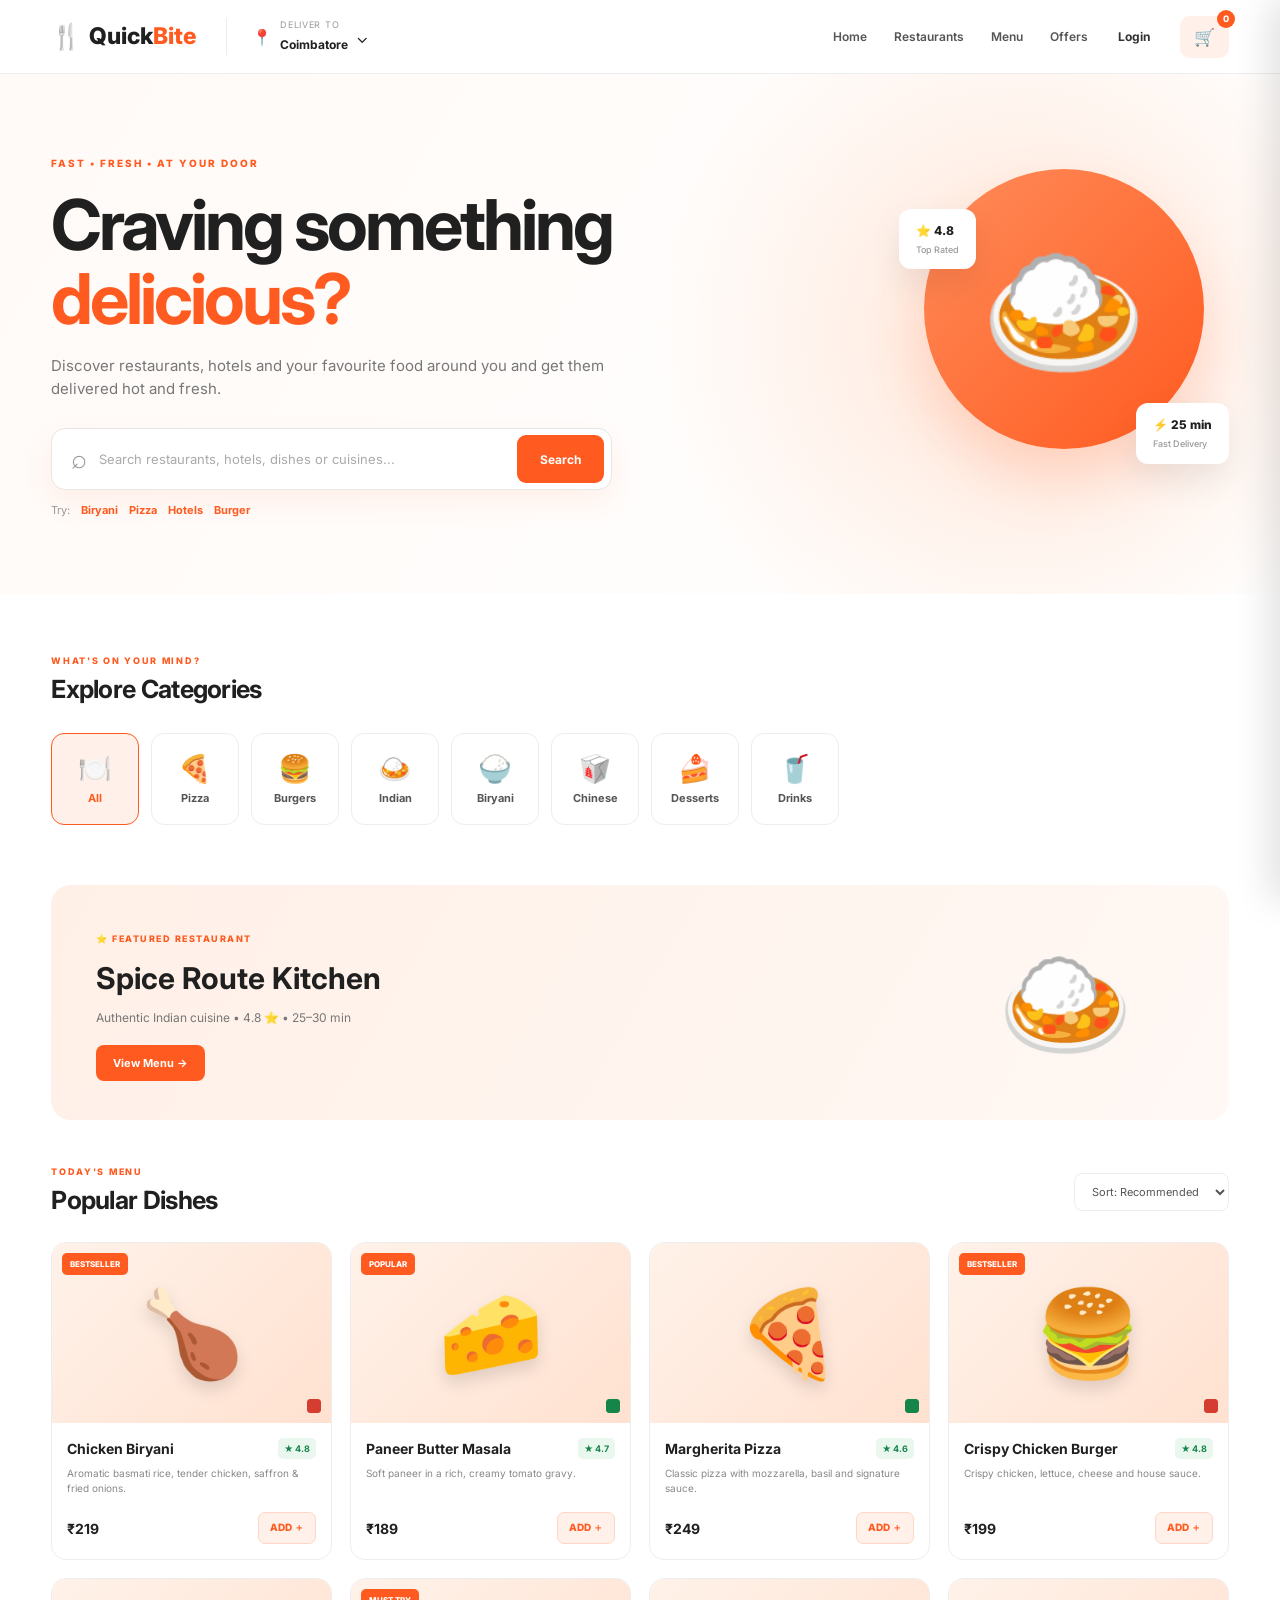
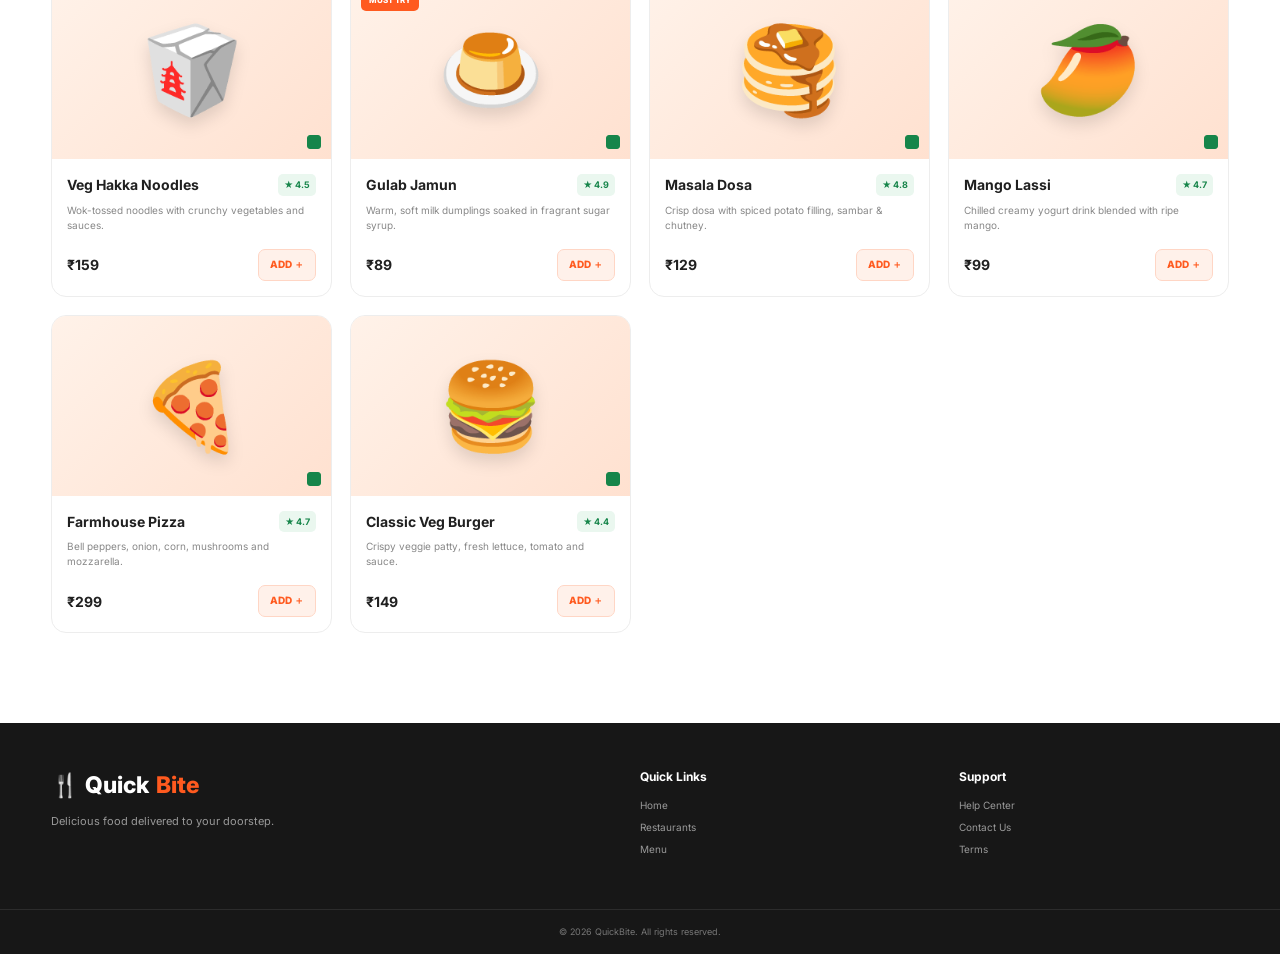
<file: index.html>
<!DOCTYPE html>
<html lang="en">
<head>
  <meta charset="UTF-8">
  <meta name="viewport" content="width=device-width, initial-scale=1.0">
  <title>QuickBite — Food Delivery</title>

  <link rel="preconnect" href="https://fonts.googleapis.com">
  <link rel="preconnect" href="https://fonts.gstatic.com" crossorigin>
  <link href="https://fonts.googleapis.com/css2?family=Inter:wght@400;500;600;700;800&display=swap" rel="stylesheet">

  <link rel="stylesheet" href="style.css">
</head>

<body>

<header class="topbar">
  <div class="container nav">

    <div class="logo">
      <span class="logo-icon">🍴</span>
      <span>Quick<span>Bite</span></span>
    </div>

    <div class="location">
      <span>📍</span>
      <div>
        <small>Deliver to</small>
        <strong>Coimbatore</strong>
      </div>
      <span>⌄</span>
    </div>

    <div class="nav-links">
      <a href="#home">Home</a>
      <a href="#restaurants">Restaurants</a>
      <a href="#menu">Menu</a>
      <a href="#offers">Offers</a>
    </div>

    <button class="login-btn" onclick="showToast('Login feature coming soon!')">
      Login
    </button>

    <button class="cart-btn" onclick="toggleCart()">
      🛒
      <span id="cartCount">0</span>
    </button>

  </div>
</header>

<main>

<section class="hero" id="home">
  <div class="container hero-inner">

    <div class="hero-copy">

      <span class="eyebrow">
        FAST • FRESH • AT YOUR DOOR
      </span>

      <h1>
        Craving something
        <br>
        <span>delicious?</span>
      </h1>

      <p>
        Discover restaurants, hotels and your favourite food
        around you and get them delivered hot and fresh.
      </p>

      <div class="search-box">

        <span>⌕</span>

        <input
          type="text"
          id="searchInput"
          placeholder="Search restaurants, hotels, dishes or cuisines..."
          oninput="globalSearch()"
        >

        <button onclick="globalSearch()">
          Search
        </button>

      </div>

      <div class="search-hints">
        Try:
        <button onclick="quickSearch('biryani')">Biryani</button>
        <button onclick="quickSearch('pizza')">Pizza</button>
        <button onclick="quickSearch('hotel')">Hotels</button>
        <button onclick="quickSearch('burger')">Burger</button>
      </div>

    </div>

    <div class="hero-food">

      <div class="hero-circle">
        🍛
      </div>

      <div class="floating-card card-one">
        ⭐ 4.8
        <small>Top Rated</small>
      </div>

      <div class="floating-card card-two">
        ⚡ 25 min
        <small>Fast Delivery</small>
      </div>

    </div>

  </div>
</section>

<section class="container content">

  <section
    class="search-results-section"
    id="searchResultsSection"
  >

    <div class="section-head">

      <div>
        <p class="section-kicker">
          SEARCH RESULTS
        </p>

        <h2 id="searchResultTitle">
          Restaurants & Hotels
        </h2>
      </div>

      <button
        class="clear-search"
        onclick="clearSearch()"
      >
        Clear Search
      </button>

    </div>

    <div class="search-filters">

      <button
        class="search-filter active"
        onclick="setSearchFilter('All')"
        data-filter="All"
      >
        All
      </button>

      <button
        class="search-filter"
        onclick="setSearchFilter('Restaurant')"
        data-filter="Restaurant"
      >
        🍽 Restaurants
      </button>

      <button
        class="search-filter"
        onclick="setSearchFilter('Hotel')"
        data-filter="Hotel"
      >
        🏨 Hotels
      </button>

      <button
        class="search-filter"
        onclick="setSearchFilter('Food')"
        data-filter="Food"
      >
        🍔 Food
      </button>

    </div>

    <div
      class="places-grid"
      id="placesGrid"
    ></div>

  </section>

  <section id="restaurants">

    <div class="section-head">

      <div>
        <p class="section-kicker">
          WHAT'S ON YOUR MIND?
        </p>

        <h2>Explore Categories</h2>
      </div>

    </div>

    <div class="categories">

      <button
        class="category active"
        data-cat="All"
        onclick="setCategory('All')"
      >
        <span>🍽️</span>
        All
      </button>

      <button
        class="category"
        data-cat="Pizza"
        onclick="setCategory('Pizza')"
      >
        <span>🍕</span>
        Pizza
      </button>

      <button
        class="category"
        data-cat="Burger"
        onclick="setCategory('Burger')"
      >
        <span>🍔</span>
        Burgers
      </button>

      <button
        class="category"
        data-cat="Indian"
        onclick="setCategory('Indian')"
      >
        <span>🍛</span>
        Indian
      </button>

      <button
        class="category"
        data-cat="Biryani"
        onclick="setCategory('Biryani')"
      >
        <span>🍚</span>
        Biryani
      </button>

      <button
        class="category"
        data-cat="Chinese"
        onclick="setCategory('Chinese')"
      >
        <span>🥡</span>
        Chinese
      </button>

      <button
        class="category"
        data-cat="Dessert"
        onclick="setCategory('Dessert')"
      >
        <span>🍰</span>
        Desserts
      </button>

      <button
        class="category"
        data-cat="Beverage"
        onclick="setCategory('Beverage')"
      >
        <span>🥤</span>
        Drinks
      </button>

    </div>

  </section>

  <section class="restaurant-banner">

    <div>

      <span class="restaurant-badge">
        ⭐ FEATURED RESTAURANT
      </span>

      <h2 id="featuredRestaurantName">
        Spice Route Kitchen
      </h2>

      <p id="featuredRestaurantDetails">
        Authentic Indian cuisine • 4.8 ⭐ • 25–30 min
      </p>

      <button
        class="banner-btn"
        onclick="scrollToMenu()"
      >
        View Menu →
      </button>

    </div>

    <div class="banner-food">
      🍛
    </div>

  </section>

  <section id="menu">

    <div class="menu-toolbar">

      <div>
        <p class="section-kicker">
          TODAY'S MENU
        </p>

        <h2>Popular Dishes</h2>
      </div>

      <select
        id="sortSelect"
        onchange="renderMenu()"
      >
        <option value="default">
          Sort: Recommended
        </option>

        <option value="low">
          Price: Low to High
        </option>

        <option value="high">
          Price: High to Low
        </option>
      </select>

    </div>

    <div
      class="menu-grid"
      id="menuGrid"
    ></div>

  </section>

</section>

</main>

<div
  class="overlay"
  id="overlay"
  onclick="toggleCart()"
></div>

<aside
  class="cart-drawer"
  id="cartDrawer"
>

  <div class="cart-header">

    <div>
      <span class="section-kicker">
        YOUR ORDER
      </span>

      <h2>Cart</h2>
    </div>

    <button
      class="close-btn"
      onclick="toggleCart()"
    >
      ×
    </button>

  </div>

  <div
    class="cart-items"
    id="cartItems"
  ></div>

  <div
    class="cart-empty"
    id="cartEmpty"
  >

    <div>🛒</div>

    <h3>Your cart is empty</h3>

    <p>
      Add some delicious food to get started.
    </p>

  </div>

  <div
    class="bill"
    id="bill"
  >

    <div class="bill-row">
      <span>Item Total</span>
      <strong id="itemTotal">₹0</strong>
    </div>

    <div class="bill-row">
      <span>Delivery Fee</span>
      <strong>₹34</strong>
    </div>

    <div class="bill-row">
      <span>Taxes & Charges</span>
      <strong>₹0</strong>
    </div>

    <div class="bill-line"></div>

    <div class="bill-row grand">
      <span>To Pay</span>
      <strong id="grandTotal">₹0</strong>
    </div>

    <button
      class="checkout-btn"
      onclick="checkout()"
    >
      Proceed to Checkout
    </button>

  </div>

</aside>

<div
  class="modal"
  id="checkoutModal"
>

  <div class="modal-box">

    <div class="modal-header">

      <div>
        <p class="section-kicker">
          CHECKOUT
        </p>

        <h2>Complete Your Order</h2>
      </div>

      <button
        class="close-btn"
        onclick="closeCheckout()"
      >
        ×
      </button>

    </div>

    <div class="form-group">

      <label>
        Delivery Address
      </label>

      <textarea
        id="address"
        placeholder="Enter your full delivery address"
      ></textarea>

    </div>

    <div class="form-group">

      <label>
        Phone Number
      </label>

      <input
        id="phone"
        type="text"
        maxlength="10"
        placeholder="10 digit mobile number"
      >

    </div>

    <div class="form-group">

      <label>
        Payment Method
      </label>

      <div class="payment-options">

        <button
          class="payment active"
          onclick="selectPayment(this)"
        >
          💵 Cash on Delivery
        </button>

        <button
          class="payment"
          onclick="selectPayment(this)"
        >
          📱 UPI
        </button>

        <button
          class="payment"
          onclick="selectPayment(this)"
        >
          💳 Card
        </button>

      </div>

    </div>

    <div class="checkout-total">

      <span>Total Amount</span>

      <strong id="modalTotal">
        ₹0
      </strong>

    </div>

    <button
      class="place-order-btn"
      onclick="placeOrder()"
    >
      Place Order
    </button>

  </div>

</div>

<div
  class="toast"
  id="toast"
></div>

<footer>

  <div class="container footer-inner">

    <div>

      <div class="logo footer-logo">
        🍴 Quick<span>Bite</span>
      </div>

      <p>
        Delicious food delivered to your doorstep.
      </p>

    </div>

    <div>

      <h4>Quick Links</h4>

      <a href="#home">Home</a>
      <a href="#restaurants">Restaurants</a>
      <a href="#menu">Menu</a>

    </div>

    <div>

      <h4>Support</h4>

      <a href="#">Help Center</a>
      <a href="#">Contact Us</a>
      <a href="#">Terms</a>

    </div>

  </div>

  <div class="copyright">
    © 2026 QuickBite. All rights reserved.
  </div>

</footer>

<script>

const places = [

  {
    id: 1,
    name: "Spice Route Kitchen",
    type: "Restaurant",
    location: "RS Puram, Coimbatore",
    rating: 4.8,
    time: "25–30 min",
    cuisine: "Indian, Biryani",
    image: "🍛"
  },

  {
    id: 2,
    name: "The Food Factory",
    type: "Restaurant",
    location: "Gandhipuram, Coimbatore",
    rating: 4.6,
    time: "30–35 min",
    cuisine: "Pizza, Burger, Chinese",
    image: "🍔"
  },

  {
    id: 3,
    name: "Annapoorna Restaurant",
    type: "Restaurant",
    location: "Saibaba Colony, Coimbatore",
    rating: 4.8,
    time: "20–25 min",
    cuisine: "South Indian",
    image: "🥞"
  },

  {
    id: 4,
    name: "Urban Bites",
    type: "Restaurant",
    location: "Peelamedu, Coimbatore",
    rating: 4.5,
    time: "25–30 min",
    cuisine: "Fast Food, Burger",
    image: "🍟"
  },

  {
    id: 5,
    name: "Hotel Grand Palace",
    type: "Hotel",
    location: "Race Course, Coimbatore",
    rating: 4.5,
    time: "30–35 min",
    cuisine: "Multi Cuisine",
    image: "🏨"
  },

  {
    id: 6,
    name: "Hotel Blue Orchid",
    type: "Hotel",
    location: "Avinashi Road, Coimbatore",
    rating: 4.4,
    time: "35–40 min",
    cuisine: "Indian, Chinese",
    image: "🏨"
  },

  {
    id: 7,
    name: "Royal Biryani House",
    type: "Restaurant",
    location: "Ukkadam, Coimbatore",
    rating: 4.7,
    time: "20–25 min",
    cuisine: "Biryani, Indian",
    image: "🍚"
  },

  {
    id: 8,
    name: "Pizza Corner",
    type: "Restaurant",
    location: "Peelamedu, Coimbatore",
    rating: 4.6,
    time: "25–30 min",
    cuisine: "Pizza, Italian",
    image: "🍕"
  },

  {
    id: 9,
    name: "Royal Orchid Hotel",
    type: "Hotel",
    location: "RS Puram, Coimbatore",
    rating: 4.6,
    time: "30–35 min",
    cuisine: "Indian, Continental",
    image: "🏨"
  },

  {
    id: 10,
    name: "Dosa House",
    type: "Restaurant",
    location: "Singanallur, Coimbatore",
    rating: 4.7,
    time: "20–25 min",
    cuisine: "South Indian, Dosa",
    image: "🥞"
  }

];

const menu = [

  {
    id: 1,
    name: "Chicken Biryani",
    desc: "Aromatic basmati rice, tender chicken, saffron & fried onions.",
    price: 219,
    cat: "Biryani",
    rating: 4.8,
    emoji: "🍗",
    tag: "Bestseller"
  },

  {
    id: 2,
    name: "Paneer Butter Masala",
    desc: "Soft paneer in a rich, creamy tomato gravy.",
    price: 189,
    cat: "Indian",
    rating: 4.7,
    emoji: "🧀",
    tag: "Popular"
  },

  {
    id: 3,
    name: "Margherita Pizza",
    desc: "Classic pizza with mozzarella, basil and signature sauce.",
    price: 249,
    cat: "Pizza",
    rating: 4.6,
    emoji: "🍕",
    tag: ""
  },

  {
    id: 4,
    name: "Crispy Chicken Burger",
    desc: "Crispy chicken, lettuce, cheese and house sauce.",
    price: 199,
    cat: "Burger",
    rating: 4.8,
    emoji: "🍔",
    tag: "Bestseller"
  },

  {
    id: 5,
    name: "Veg Hakka Noodles",
    desc: "Wok-tossed noodles with crunchy vegetables and sauces.",
    price: 159,
    cat: "Chinese",
    rating: 4.5,
    emoji: "🥡",
    tag: ""
  },

  {
    id: 6,
    name: "Gulab Jamun",
    desc: "Warm, soft milk dumplings soaked in fragrant sugar syrup.",
    price: 89,
    cat: "Dessert",
    rating: 4.9,
    emoji: "🍮",
    tag: "Must Try"
  },

  {
    id: 7,
    name: "Masala Dosa",
    desc: "Crisp dosa with spiced potato filling, sambar & chutney.",
    price: 129,
    cat: "Indian",
    rating: 4.8,
    emoji: "🥞",
    tag: ""
  },

  {
    id: 8,
    name: "Mango Lassi",
    desc: "Chilled creamy yogurt drink blended with ripe mango.",
    price: 99,
    cat: "Beverage",
    rating: 4.7,
    emoji: "🥭",
    tag: ""
  },

  {
    id: 9,
    name: "Farmhouse Pizza",
    desc: "Bell peppers, onion, corn, mushrooms and mozzarella.",
    price: 299,
    cat: "Pizza",
    rating: 4.7,
    emoji: "🍕",
    tag: ""
  },

  {
    id: 10,
    name: "Classic Veg Burger",
    desc: "Crispy veggie patty, fresh lettuce, tomato and sauce.",
    price: 149,
    cat: "Burger",
    rating: 4.4,
    emoji: "🍔",
    tag: ""
  }

];

let cart = [];
let currentCategory = "All";
let currentSearchFilter = "All";

function money(number) {
  return "₹" + number.toLocaleString("en-IN");
}

function globalSearch() {

  const search =
    document
      .getElementById("searchInput")
      .value
      .toLowerCase()
      .trim();

  const resultsSection =
    document.getElementById(
      "searchResultsSection"
    );

  const grid =
    document.getElementById("placesGrid");

  const title =
    document.getElementById(
      "searchResultTitle"
    );

  if (search === "") {

    resultsSection.style.display = "none";

    renderMenu();

    return;
  }

  resultsSection.style.display = "block";

  let matchingPlaces =
    places.filter(place => {

      return (
        place.name.toLowerCase().includes(search) ||
        place.type.toLowerCase().includes(search) ||
        place.location.toLowerCase().includes(search) ||
        place.cuisine.toLowerCase().includes(search)
      );

    });

  let matchingFood =
    menu.filter(item => {

      return (
        item.name.toLowerCase().includes(search) ||
        item.desc.toLowerCase().includes(search) ||
        item.cat.toLowerCase().includes(search)
      );

    });

  if (currentSearchFilter === "Restaurant") {

    matchingPlaces =
      matchingPlaces.filter(
        place => place.type === "Restaurant"
      );

    matchingFood = [];

  }

  if (currentSearchFilter === "Hotel") {

    matchingPlaces =
      matchingPlaces.filter(
        place => place.type === "Hotel"
      );

    matchingFood = [];

  }

  if (currentSearchFilter === "Food") {
    matchingPlaces = [];
  }

  const totalResults =
    matchingPlaces.length +
    matchingFood.length;

  title.innerText =
    totalResults +
    (
      totalResults === 1
        ? " result found"
        : " results found"
    );

  if (totalResults === 0) {

    grid.innerHTML = `
      <div class="no-results">
        <div>🔎</div>
        <h3>No results found</h3>
        <p>Try searching for biryani, pizza, hotels, burgers or restaurants.</p>
      </div>
    `;

    return;
  }

  let html = "";

  matchingPlaces.forEach(place => {

    html += `
      <div class="place-card">

        <div class="place-image">
          <span>${place.image}</span>

          <div class="place-type">
            ${place.type}
          </div>
        </div>

        <div class="place-info">

          <div class="place-title">
            <h3>${place.name}</h3>

            <span class="place-rating">
              ★ ${place.rating}
            </span>
          </div>

          <p class="place-cuisine">
            ${place.cuisine}
          </p>

          <p class="place-location">
            📍 ${place.location}
          </p>

          <div class="place-bottom">

            <span class="delivery-time">
              ⚡ ${place.time}
            </span>

            <button
              class="view-menu-btn"
              onclick="openRestaurant(${place.id})"
            >
              View Menu
            </button>

          </div>

        </div>

      </div>
    `;

  });

  matchingFood.forEach(item => {

    html += `
      <div class="place-card food-result-card">

        <div class="place-image food-result-image">
          <span>${item.emoji}</span>

          <div class="place-type">
            Food
          </div>
        </div>

        <div class="place-info">

          <div class="place-title">
            <h3>${item.name}</h3>

            <span class="place-rating">
              ★ ${item.rating}
            </span>
          </div>

          <p class="place-cuisine">
            ${item.cat}
          </p>

          <p class="place-location">
            ${item.desc}
          </p>

          <div class="place-bottom">

            <strong class="food-search-price">
              ${money(item.price)}
            </strong>

            <button
              class="view-menu-btn"
              onclick="addToCart(${item.id})"
            >
              Add
            </button>

          </div>

        </div>

      </div>
    `;

  });

  grid.innerHTML = html;
}

function setSearchFilter(filter) {

  currentSearchFilter = filter;

  document
    .querySelectorAll(".search-filter")
    .forEach(button => {

      button.classList.toggle(
        "active",
        button.dataset.filter === filter
      );

    });

  globalSearch();
}

function quickSearch(value) {

  document.getElementById(
    "searchInput"
  ).value = value;

  currentSearchFilter = "All";

  document
    .querySelectorAll(".search-filter")
    .forEach(button => {

      button.classList.toggle(
        "active",
        button.dataset.filter === "All"
      );

    });

  globalSearch();

  setTimeout(() => {

    document
      .getElementById(
        "searchResultsSection"
      )
      .scrollIntoView({
        behavior: "smooth"
      });

  }, 100);
}

function clearSearch() {

  document.getElementById(
    "searchInput"
  ).value = "";

  currentSearchFilter = "All";

  document
    .querySelectorAll(".search-filter")
    .forEach(button => {

      button.classList.toggle(
        "active",
        button.dataset.filter === "All"
      );

    });

  document.getElementById(
    "searchResultsSection"
  ).style.display = "none";

  renderMenu();
}

function openRestaurant(id) {

  const restaurant =
    places.find(
      place => place.id === id
    );

  if (!restaurant) return;

  document.getElementById(
    "featuredRestaurantName"
  ).textContent =
    restaurant.name;

  document.getElementById(
    "featuredRestaurantDetails"
  ).textContent =
    `${restaurant.cuisine} • ${restaurant.rating} ⭐ • ${restaurant.time}`;

  showToast(
    restaurant.name + " selected ✓"
  );

  scrollToMenu();
}

function setCategory(category) {

  currentCategory = category;

  document
    .querySelectorAll(".category")
    .forEach(button => {

      button.classList.toggle(
        "active",
        button.dataset.cat === category
      );

    });

  renderMenu();

  document
    .getElementById("menu")
    .scrollIntoView({
      behavior: "smooth"
    });
}

function renderMenu() {

  const search =
    document
      .getElementById("searchInput")
      .value
      .toLowerCase()
      .trim();

  const sort =
    document
      .getElementById("sortSelect")
      .value;

  let items =
    menu.filter(item => {

      const categoryMatch =
        currentCategory === "All" ||
        item.cat === currentCategory;

      const searchMatch =
        search === "" ||
        item.name.toLowerCase().includes(search) ||
        item.desc.toLowerCase().includes(search) ||
        item.cat.toLowerCase().includes(search);

      return (
        categoryMatch &&
        searchMatch
      );
    });

  if (sort === "low") {

    items.sort(
      (a, b) => a.price - b.price
    );

  }

  if (sort === "high") {

    items.sort(
      (a, b) => b.price - a.price
    );

  }

  const grid =
    document.getElementById(
      "menuGrid"
    );

  if (items.length === 0) {

    grid.innerHTML = `
      <div class="no-results">
        <div>🔎</div>
        <h3>No dishes found</h3>
        <p>Try another search or category.</p>
      </div>
    `;

    return;
  }

  grid.innerHTML =
    items.map(item => `

      <article class="food-card">

        <div class="food-image">

          <span class="food-emoji">
            ${item.emoji}
          </span>

          ${
            item.tag
              ? `<span class="tag">${item.tag}</span>`
              : ""
          }

          <div
            class="veg-dot ${
              [
                "Chicken Biryani",
                "Crispy Chicken Burger"
              ].includes(item.name)
                ? "nonveg"
                : ""
            }"
          ></div>

        </div>

        <div class="food-info">

          <div class="food-title">

            <h3>
              ${item.name}
            </h3>

            <span class="rating">
              ★ ${item.rating}
            </span>

          </div>

          <p>
            ${item.desc}
          </p>

          <div class="food-bottom">

            <strong>
              ${money(item.price)}
            </strong>

            <button
              class="add-btn"
              onclick="addToCart(${item.id})"
            >
              ADD <span>＋</span>
            </button>

          </div>

        </div>

      </article>

    `).join("");
}

function addToCart(id) {

  const item =
    menu.find(
      product => product.id === id
    );

  if (!item) return;

  const existing =
    cart.find(
      product => product.id === id
    );

  if (existing) {

    existing.qty++;

  } else {

    cart.push({
      ...item,
      qty: 1
    });

  }

  updateCart();

  showToast(
    item.name + " added to cart ✓"
  );
}

function changeQty(id, delta) {

  const item =
    cart.find(
      product => product.id === id
    );

  if (!item) return;

  item.qty += delta;

  if (item.qty <= 0) {

    cart =
      cart.filter(
        product =>
          product.id !== id
      );

  }

  updateCart();
}

function updateCart() {

  const count =
    cart.reduce(
      (sum, item) =>
        sum + item.qty,
      0
    );

  const total =
    cart.reduce(
      (sum, item) =>
        sum +
        item.price *
        item.qty,
      0
    );

  document.getElementById(
    "cartCount"
  ).textContent = count;

  document.getElementById(
    "itemTotal"
  ).textContent =
    money(total);

  document.getElementById(
    "grandTotal"
  ).textContent =
    money(total + 34);

  document.getElementById(
    "modalTotal"
  ).textContent =
    money(total + 34);

  document.getElementById(
    "cartEmpty"
  ).style.display =
    cart.length
      ? "none"
      : "block";

  document.getElementById(
    "bill"
  ).style.display =
    cart.length
      ? "block"
      : "none";

  document.getElementById(
    "cartItems"
  ).innerHTML =

    cart.map(item => `

      <div class="cart-item">

        <div class="mini-food">
          ${item.emoji}
        </div>

        <div class="cart-item-info">

          <strong>
            ${item.name}
          </strong>

          <span>
            ${money(item.price)}
          </span>

        </div>

        <div class="qty">

          <button
            onclick="changeQty(${item.id},-1)"
          >
            −
          </button>

          <b>
            ${item.qty}
          </b>

          <button
            onclick="changeQty(${item.id},1)"
          >
            +
          </button>

        </div>

      </div>

    `).join("");
}

function toggleCart() {

  document
    .getElementById("cartDrawer")
    .classList.toggle("open");

  document
    .getElementById("overlay")
    .classList.toggle("show");
}

function checkout() {

  if (!cart.length) {

    showToast(
      "Your cart is empty."
    );

    return;
  }

  document
    .getElementById("checkoutModal")
    .classList.add("show");
}

function closeCheckout() {

  document
    .getElementById("checkoutModal")
    .classList.remove("show");
}

function selectPayment(button) {

  document
    .querySelectorAll(".payment")
    .forEach(item => {

      item.classList.remove(
        "active"
      );

    });

  button.classList.add(
    "active"
  );
}

function placeOrder() {

  const address =
    document
      .getElementById("address")
      .value
      .trim();

  const phone =
    document
      .getElementById("phone")
      .value
      .trim();

  if (
    !address ||
    phone.length !== 10 ||
    !/^\d+$/.test(phone)
  ) {

    showToast(
      "Please enter a valid address and 10-digit phone number."
    );

    return;
  }

  closeCheckout();

  cart = [];

  updateCart();

  if (
    document
      .getElementById("cartDrawer")
      .classList.contains("open")
  ) {

    toggleCart();

  }

  showToast(
    "🎉 Order placed! Your food is on the way."
  );
}

function scrollToMenu() {

  document
    .getElementById("menu")
    .scrollIntoView({
      behavior: "smooth"
    });
}

let toastTimer;

function showToast(message) {

  const toast =
    document.getElementById(
      "toast"
    );

  toast.textContent =
    message;

  toast.classList.add(
    "show"
  );

  clearTimeout(
    toastTimer
  );

  toastTimer =
    setTimeout(() => {

      toast.classList.remove(
        "show"
      );

    }, 2800);
}

renderMenu();
updateCart();

</script>

</body>
</html>
</file>
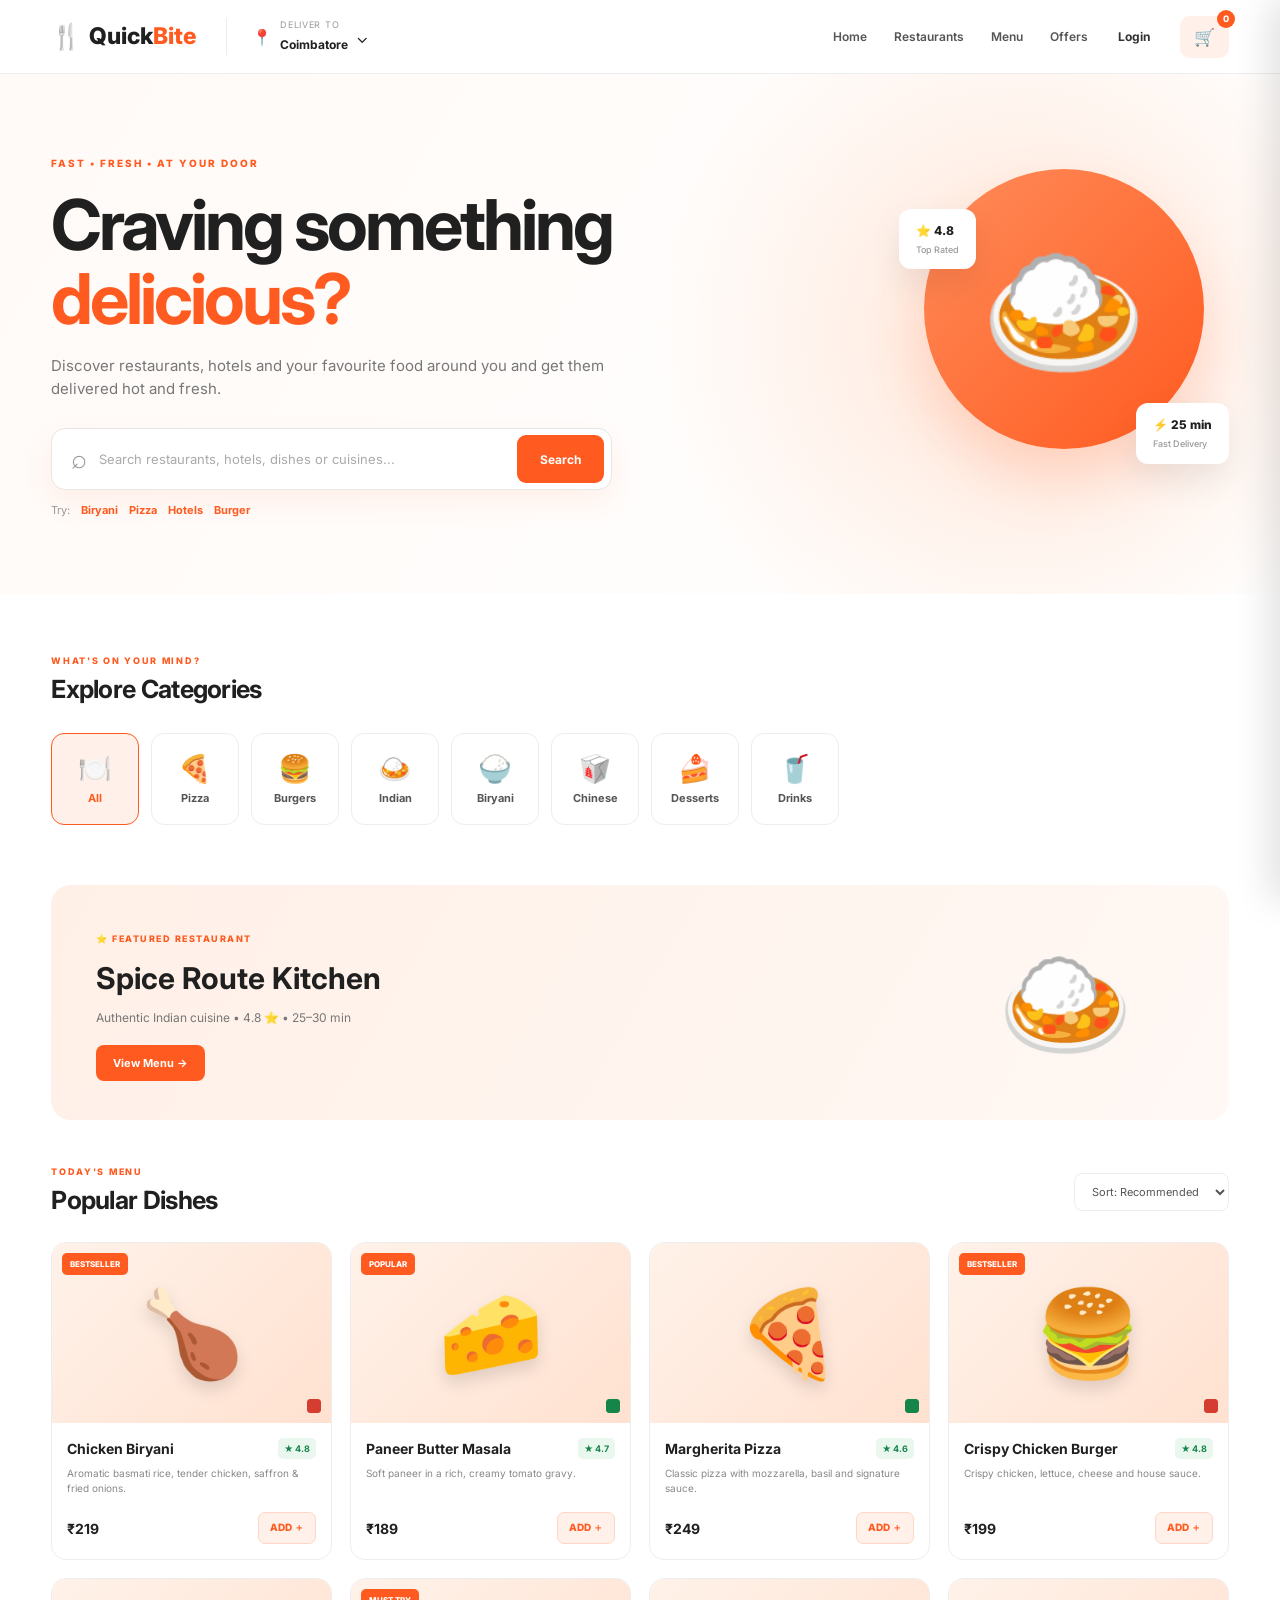
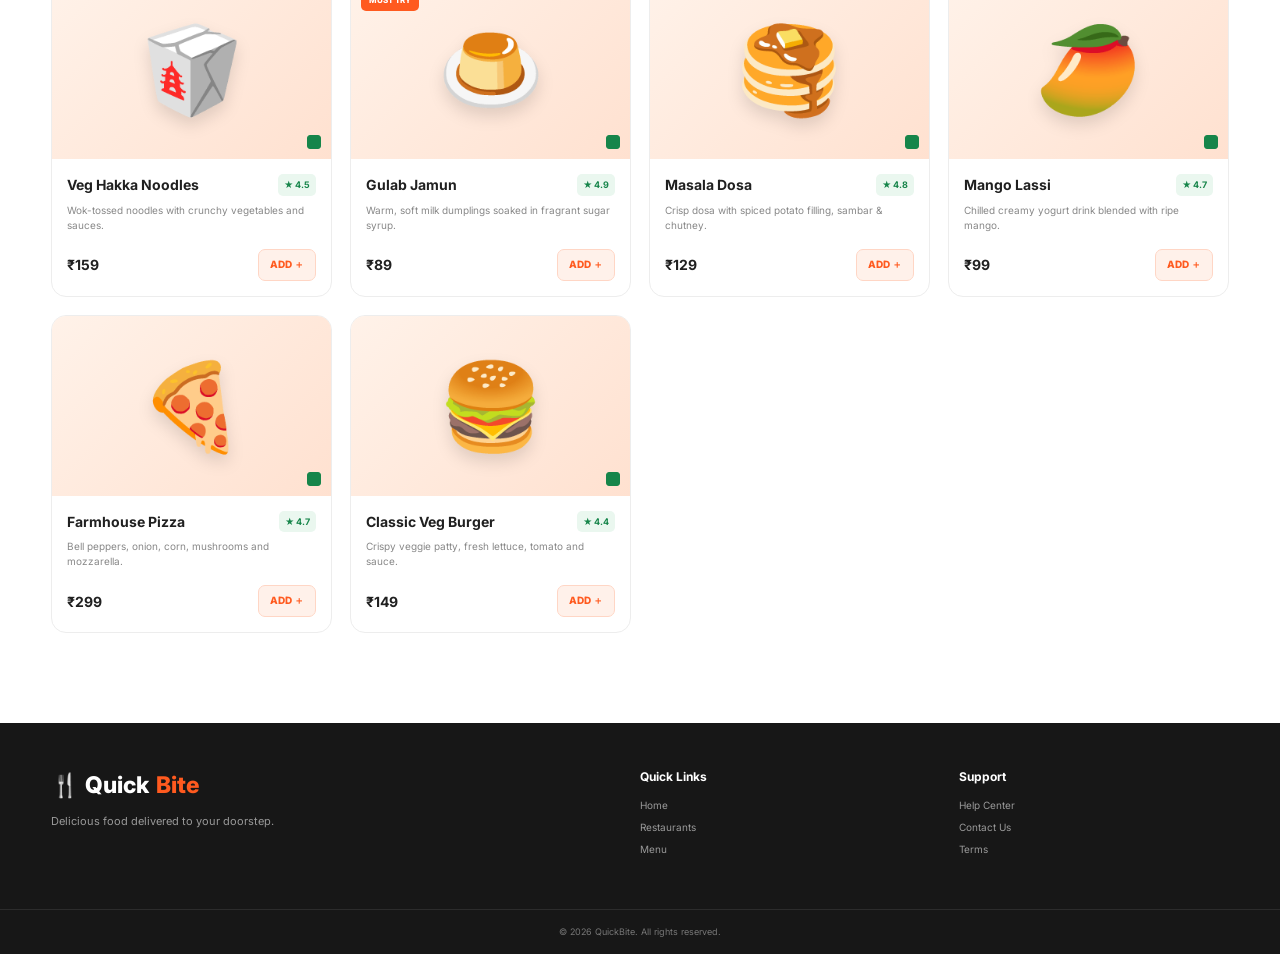
<file: food.html>
<!DOCTYPE html>
<html lang="en">
<head>
  <meta charset="UTF-8">
  <meta name="viewport" content="width=device-width, initial-scale=1.0">
  <title>QuickBite — Food Delivery</title>

  <link rel="preconnect" href="https://fonts.googleapis.com">
  <link rel="preconnect" href="https://fonts.gstatic.com" crossorigin>
  <link href="https://fonts.googleapis.com/css2?family=Inter:wght@400;500;600;700;800&display=swap" rel="stylesheet">

  <link rel="stylesheet" href="style.css">
</head>

<body>

<header class="topbar">
  <div class="container nav">

    <div class="logo">
      <span class="logo-icon">🍴</span>
      <span>Quick<span>Bite</span></span>
    </div>

    <div class="location">
      <span>📍</span>
      <div>
        <small>Deliver to</small>
        <strong>Coimbatore</strong>
      </div>
      <span>⌄</span>
    </div>

    <div class="nav-links">
      <a href="#home">Home</a>
      <a href="#restaurants">Restaurants</a>
      <a href="#menu">Menu</a>
      <a href="#offers">Offers</a>
    </div>

    <button class="login-btn" onclick="showToast('Login feature coming soon!')">
      Login
    </button>

    <button class="cart-btn" onclick="toggleCart()">
      🛒
      <span id="cartCount">0</span>
    </button>

  </div>
</header>

<main>

<section class="hero" id="home">
  <div class="container hero-inner">

    <div class="hero-copy">

      <span class="eyebrow">
        FAST • FRESH • AT YOUR DOOR
      </span>

      <h1>
        Craving something
        <br>
        <span>delicious?</span>
      </h1>

      <p>
        Discover restaurants, hotels and your favourite food
        around you and get them delivered hot and fresh.
      </p>

      <div class="search-box">

        <span>⌕</span>

        <input
          type="text"
          id="searchInput"
          placeholder="Search restaurants, hotels, dishes or cuisines..."
          oninput="globalSearch()"
        >

        <button onclick="globalSearch()">
          Search
        </button>

      </div>

      <div class="search-hints">
        Try:
        <button onclick="quickSearch('biryani')">Biryani</button>
        <button onclick="quickSearch('pizza')">Pizza</button>
        <button onclick="quickSearch('hotel')">Hotels</button>
        <button onclick="quickSearch('burger')">Burger</button>
      </div>

    </div>

    <div class="hero-food">

      <div class="hero-circle">
        🍛
      </div>

      <div class="floating-card card-one">
        ⭐ 4.8
        <small>Top Rated</small>
      </div>

      <div class="floating-card card-two">
        ⚡ 25 min
        <small>Fast Delivery</small>
      </div>

    </div>

  </div>
</section>

<section class="container content">

  <section
    class="search-results-section"
    id="searchResultsSection"
  >

    <div class="section-head">

      <div>
        <p class="section-kicker">
          SEARCH RESULTS
        </p>

        <h2 id="searchResultTitle">
          Restaurants & Hotels
        </h2>
      </div>

      <button
        class="clear-search"
        onclick="clearSearch()"
      >
        Clear Search
      </button>

    </div>

    <div class="search-filters">

      <button
        class="search-filter active"
        onclick="setSearchFilter('All')"
        data-filter="All"
      >
        All
      </button>

      <button
        class="search-filter"
        onclick="setSearchFilter('Restaurant')"
        data-filter="Restaurant"
      >
        🍽 Restaurants
      </button>

      <button
        class="search-filter"
        onclick="setSearchFilter('Hotel')"
        data-filter="Hotel"
      >
        🏨 Hotels
      </button>

      <button
        class="search-filter"
        onclick="setSearchFilter('Food')"
        data-filter="Food"
      >
        🍔 Food
      </button>

    </div>

    <div
      class="places-grid"
      id="placesGrid"
    ></div>

  </section>

  <section id="restaurants">

    <div class="section-head">

      <div>
        <p class="section-kicker">
          WHAT'S ON YOUR MIND?
        </p>

        <h2>Explore Categories</h2>
      </div>

    </div>

    <div class="categories">

      <button
        class="category active"
        data-cat="All"
        onclick="setCategory('All')"
      >
        <span>🍽️</span>
        All
      </button>

      <button
        class="category"
        data-cat="Pizza"
        onclick="setCategory('Pizza')"
      >
        <span>🍕</span>
        Pizza
      </button>

      <button
        class="category"
        data-cat="Burger"
        onclick="setCategory('Burger')"
      >
        <span>🍔</span>
        Burgers
      </button>

      <button
        class="category"
        data-cat="Indian"
        onclick="setCategory('Indian')"
      >
        <span>🍛</span>
        Indian
      </button>

      <button
        class="category"
        data-cat="Biryani"
        onclick="setCategory('Biryani')"
      >
        <span>🍚</span>
        Biryani
      </button>

      <button
        class="category"
        data-cat="Chinese"
        onclick="setCategory('Chinese')"
      >
        <span>🥡</span>
        Chinese
      </button>

      <button
        class="category"
        data-cat="Dessert"
        onclick="setCategory('Dessert')"
      >
        <span>🍰</span>
        Desserts
      </button>

      <button
        class="category"
        data-cat="Beverage"
        onclick="setCategory('Beverage')"
      >
        <span>🥤</span>
        Drinks
      </button>

    </div>

  </section>

  <section class="restaurant-banner">

    <div>

      <span class="restaurant-badge">
        ⭐ FEATURED RESTAURANT
      </span>

      <h2 id="featuredRestaurantName">
        Spice Route Kitchen
      </h2>

      <p id="featuredRestaurantDetails">
        Authentic Indian cuisine • 4.8 ⭐ • 25–30 min
      </p>

      <button
        class="banner-btn"
        onclick="scrollToMenu()"
      >
        View Menu →
      </button>

    </div>

    <div class="banner-food">
      🍛
    </div>

  </section>

  <section id="menu">

    <div class="menu-toolbar">

      <div>
        <p class="section-kicker">
          TODAY'S MENU
        </p>

        <h2>Popular Dishes</h2>
      </div>

      <select
        id="sortSelect"
        onchange="renderMenu()"
      >
        <option value="default">
          Sort: Recommended
        </option>

        <option value="low">
          Price: Low to High
        </option>

        <option value="high">
          Price: High to Low
        </option>
      </select>

    </div>

    <div
      class="menu-grid"
      id="menuGrid"
    ></div>

  </section>

</section>

</main>

<div
  class="overlay"
  id="overlay"
  onclick="toggleCart()"
></div>

<aside
  class="cart-drawer"
  id="cartDrawer"
>

  <div class="cart-header">

    <div>
      <span class="section-kicker">
        YOUR ORDER
      </span>

      <h2>Cart</h2>
    </div>

    <button
      class="close-btn"
      onclick="toggleCart()"
    >
      ×
    </button>

  </div>

  <div
    class="cart-items"
    id="cartItems"
  ></div>

  <div
    class="cart-empty"
    id="cartEmpty"
  >

    <div>🛒</div>

    <h3>Your cart is empty</h3>

    <p>
      Add some delicious food to get started.
    </p>

  </div>

  <div
    class="bill"
    id="bill"
  >

    <div class="bill-row">
      <span>Item Total</span>
      <strong id="itemTotal">₹0</strong>
    </div>

    <div class="bill-row">
      <span>Delivery Fee</span>
      <strong>₹34</strong>
    </div>

    <div class="bill-row">
      <span>Taxes & Charges</span>
      <strong>₹0</strong>
    </div>

    <div class="bill-line"></div>

    <div class="bill-row grand">
      <span>To Pay</span>
      <strong id="grandTotal">₹0</strong>
    </div>

    <button
      class="checkout-btn"
      onclick="checkout()"
    >
      Proceed to Checkout
    </button>

  </div>

</aside>

<div
  class="modal"
  id="checkoutModal"
>

  <div class="modal-box">

    <div class="modal-header">

      <div>
        <p class="section-kicker">
          CHECKOUT
        </p>

        <h2>Complete Your Order</h2>
      </div>

      <button
        class="close-btn"
        onclick="closeCheckout()"
      >
        ×
      </button>

    </div>

    <div class="form-group">

      <label>
        Delivery Address
      </label>

      <textarea
        id="address"
        placeholder="Enter your full delivery address"
      ></textarea>

    </div>

    <div class="form-group">

      <label>
        Phone Number
      </label>

      <input
        id="phone"
        type="text"
        maxlength="10"
        placeholder="10 digit mobile number"
      >

    </div>

    <div class="form-group">

      <label>
        Payment Method
      </label>

      <div class="payment-options">

        <button
          class="payment active"
          onclick="selectPayment(this)"
        >
          💵 Cash on Delivery
        </button>

        <button
          class="payment"
          onclick="selectPayment(this)"
        >
          📱 UPI
        </button>

        <button
          class="payment"
          onclick="selectPayment(this)"
        >
          💳 Card
        </button>

      </div>

    </div>

    <div class="checkout-total">

      <span>Total Amount</span>

      <strong id="modalTotal">
        ₹0
      </strong>

    </div>

    <button
      class="place-order-btn"
      onclick="placeOrder()"
    >
      Place Order
    </button>

  </div>

</div>

<div
  class="toast"
  id="toast"
></div>

<footer>

  <div class="container footer-inner">

    <div>

      <div class="logo footer-logo">
        🍴 Quick<span>Bite</span>
      </div>

      <p>
        Delicious food delivered to your doorstep.
      </p>

    </div>

    <div>

      <h4>Quick Links</h4>

      <a href="#home">Home</a>
      <a href="#restaurants">Restaurants</a>
      <a href="#menu">Menu</a>

    </div>

    <div>

      <h4>Support</h4>

      <a href="#">Help Center</a>
      <a href="#">Contact Us</a>
      <a href="#">Terms</a>

    </div>

  </div>

  <div class="copyright">
    © 2026 QuickBite. All rights reserved.
  </div>

</footer>

<script>

const places = [

  {
    id: 1,
    name: "Spice Route Kitchen",
    type: "Restaurant",
    location: "RS Puram, Coimbatore",
    rating: 4.8,
    time: "25–30 min",
    cuisine: "Indian, Biryani",
    image: "🍛"
  },

  {
    id: 2,
    name: "The Food Factory",
    type: "Restaurant",
    location: "Gandhipuram, Coimbatore",
    rating: 4.6,
    time: "30–35 min",
    cuisine: "Pizza, Burger, Chinese",
    image: "🍔"
  },

  {
    id: 3,
    name: "Annapoorna Restaurant",
    type: "Restaurant",
    location: "Saibaba Colony, Coimbatore",
    rating: 4.8,
    time: "20–25 min",
    cuisine: "South Indian",
    image: "🥞"
  },

  {
    id: 4,
    name: "Urban Bites",
    type: "Restaurant",
    location: "Peelamedu, Coimbatore",
    rating: 4.5,
    time: "25–30 min",
    cuisine: "Fast Food, Burger",
    image: "🍟"
  },

  {
    id: 5,
    name: "Hotel Grand Palace",
    type: "Hotel",
    location: "Race Course, Coimbatore",
    rating: 4.5,
    time: "30–35 min",
    cuisine: "Multi Cuisine",
    image: "🏨"
  },

  {
    id: 6,
    name: "Hotel Blue Orchid",
    type: "Hotel",
    location: "Avinashi Road, Coimbatore",
    rating: 4.4,
    time: "35–40 min",
    cuisine: "Indian, Chinese",
    image: "🏨"
  },

  {
    id: 7,
    name: "Royal Biryani House",
    type: "Restaurant",
    location: "Ukkadam, Coimbatore",
    rating: 4.7,
    time: "20–25 min",
    cuisine: "Biryani, Indian",
    image: "🍚"
  },

  {
    id: 8,
    name: "Pizza Corner",
    type: "Restaurant",
    location: "Peelamedu, Coimbatore",
    rating: 4.6,
    time: "25–30 min",
    cuisine: "Pizza, Italian",
    image: "🍕"
  },

  {
    id: 9,
    name: "Royal Orchid Hotel",
    type: "Hotel",
    location: "RS Puram, Coimbatore",
    rating: 4.6,
    time: "30–35 min",
    cuisine: "Indian, Continental",
    image: "🏨"
  },

  {
    id: 10,
    name: "Dosa House",
    type: "Restaurant",
    location: "Singanallur, Coimbatore",
    rating: 4.7,
    time: "20–25 min",
    cuisine: "South Indian, Dosa",
    image: "🥞"
  }

];

const menu = [

  {
    id: 1,
    name: "Chicken Biryani",
    desc: "Aromatic basmati rice, tender chicken, saffron & fried onions.",
    price: 219,
    cat: "Biryani",
    rating: 4.8,
    emoji: "🍗",
    tag: "Bestseller"
  },

  {
    id: 2,
    name: "Paneer Butter Masala",
    desc: "Soft paneer in a rich, creamy tomato gravy.",
    price: 189,
    cat: "Indian",
    rating: 4.7,
    emoji: "🧀",
    tag: "Popular"
  },

  {
    id: 3,
    name: "Margherita Pizza",
    desc: "Classic pizza with mozzarella, basil and signature sauce.",
    price: 249,
    cat: "Pizza",
    rating: 4.6,
    emoji: "🍕",
    tag: ""
  },

  {
    id: 4,
    name: "Crispy Chicken Burger",
    desc: "Crispy chicken, lettuce, cheese and house sauce.",
    price: 199,
    cat: "Burger",
    rating: 4.8,
    emoji: "🍔",
    tag: "Bestseller"
  },

  {
    id: 5,
    name: "Veg Hakka Noodles",
    desc: "Wok-tossed noodles with crunchy vegetables and sauces.",
    price: 159,
    cat: "Chinese",
    rating: 4.5,
    emoji: "🥡",
    tag: ""
  },

  {
    id: 6,
    name: "Gulab Jamun",
    desc: "Warm, soft milk dumplings soaked in fragrant sugar syrup.",
    price: 89,
    cat: "Dessert",
    rating: 4.9,
    emoji: "🍮",
    tag: "Must Try"
  },

  {
    id: 7,
    name: "Masala Dosa",
    desc: "Crisp dosa with spiced potato filling, sambar & chutney.",
    price: 129,
    cat: "Indian",
    rating: 4.8,
    emoji: "🥞",
    tag: ""
  },

  {
    id: 8,
    name: "Mango Lassi",
    desc: "Chilled creamy yogurt drink blended with ripe mango.",
    price: 99,
    cat: "Beverage",
    rating: 4.7,
    emoji: "🥭",
    tag: ""
  },

  {
    id: 9,
    name: "Farmhouse Pizza",
    desc: "Bell peppers, onion, corn, mushrooms and mozzarella.",
    price: 299,
    cat: "Pizza",
    rating: 4.7,
    emoji: "🍕",
    tag: ""
  },

  {
    id: 10,
    name: "Classic Veg Burger",
    desc: "Crispy veggie patty, fresh lettuce, tomato and sauce.",
    price: 149,
    cat: "Burger",
    rating: 4.4,
    emoji: "🍔",
    tag: ""
  }

];

let cart = [];
let currentCategory = "All";
let currentSearchFilter = "All";

function money(number) {
  return "₹" + number.toLocaleString("en-IN");
}

function globalSearch() {

  const search =
    document
      .getElementById("searchInput")
      .value
      .toLowerCase()
      .trim();

  const resultsSection =
    document.getElementById(
      "searchResultsSection"
    );

  const grid =
    document.getElementById("placesGrid");

  const title =
    document.getElementById(
      "searchResultTitle"
    );

  if (search === "") {

    resultsSection.style.display = "none";

    renderMenu();

    return;
  }

  resultsSection.style.display = "block";

  let matchingPlaces =
    places.filter(place => {

      return (
        place.name.toLowerCase().includes(search) ||
        place.type.toLowerCase().includes(search) ||
        place.location.toLowerCase().includes(search) ||
        place.cuisine.toLowerCase().includes(search)
      );

    });

  let matchingFood =
    menu.filter(item => {

      return (
        item.name.toLowerCase().includes(search) ||
        item.desc.toLowerCase().includes(search) ||
        item.cat.toLowerCase().includes(search)
      );

    });

  if (currentSearchFilter === "Restaurant") {

    matchingPlaces =
      matchingPlaces.filter(
        place => place.type === "Restaurant"
      );

    matchingFood = [];

  }

  if (currentSearchFilter === "Hotel") {

    matchingPlaces =
      matchingPlaces.filter(
        place => place.type === "Hotel"
      );

    matchingFood = [];

  }

  if (currentSearchFilter === "Food") {
    matchingPlaces = [];
  }

  const totalResults =
    matchingPlaces.length +
    matchingFood.length;

  title.innerText =
    totalResults +
    (
      totalResults === 1
        ? " result found"
        : " results found"
    );

  if (totalResults === 0) {

    grid.innerHTML = `
      <div class="no-results">
        <div>🔎</div>
        <h3>No results found</h3>
        <p>Try searching for biryani, pizza, hotels, burgers or restaurants.</p>
      </div>
    `;

    return;
  }

  let html = "";

  matchingPlaces.forEach(place => {

    html += `
      <div class="place-card">

        <div class="place-image">
          <span>${place.image}</span>

          <div class="place-type">
            ${place.type}
          </div>
        </div>

        <div class="place-info">

          <div class="place-title">
            <h3>${place.name}</h3>

            <span class="place-rating">
              ★ ${place.rating}
            </span>
          </div>

          <p class="place-cuisine">
            ${place.cuisine}
          </p>

          <p class="place-location">
            📍 ${place.location}
          </p>

          <div class="place-bottom">

            <span class="delivery-time">
              ⚡ ${place.time}
            </span>

            <button
              class="view-menu-btn"
              onclick="openRestaurant(${place.id})"
            >
              View Menu
            </button>

          </div>

        </div>

      </div>
    `;

  });

  matchingFood.forEach(item => {

    html += `
      <div class="place-card food-result-card">

        <div class="place-image food-result-image">
          <span>${item.emoji}</span>

          <div class="place-type">
            Food
          </div>
        </div>

        <div class="place-info">

          <div class="place-title">
            <h3>${item.name}</h3>

            <span class="place-rating">
              ★ ${item.rating}
            </span>
          </div>

          <p class="place-cuisine">
            ${item.cat}
          </p>

          <p class="place-location">
            ${item.desc}
          </p>

          <div class="place-bottom">

            <strong class="food-search-price">
              ${money(item.price)}
            </strong>

            <button
              class="view-menu-btn"
              onclick="addToCart(${item.id})"
            >
              Add
            </button>

          </div>

        </div>

      </div>
    `;

  });

  grid.innerHTML = html;
}

function setSearchFilter(filter) {

  currentSearchFilter = filter;

  document
    .querySelectorAll(".search-filter")
    .forEach(button => {

      button.classList.toggle(
        "active",
        button.dataset.filter === filter
      );

    });

  globalSearch();
}

function quickSearch(value) {

  document.getElementById(
    "searchInput"
  ).value = value;

  currentSearchFilter = "All";

  document
    .querySelectorAll(".search-filter")
    .forEach(button => {

      button.classList.toggle(
        "active",
        button.dataset.filter === "All"
      );

    });

  globalSearch();

  setTimeout(() => {

    document
      .getElementById(
        "searchResultsSection"
      )
      .scrollIntoView({
        behavior: "smooth"
      });

  }, 100);
}

function clearSearch() {

  document.getElementById(
    "searchInput"
  ).value = "";

  currentSearchFilter = "All";

  document
    .querySelectorAll(".search-filter")
    .forEach(button => {

      button.classList.toggle(
        "active",
        button.dataset.filter === "All"
      );

    });

  document.getElementById(
    "searchResultsSection"
  ).style.display = "none";

  renderMenu();
}

function openRestaurant(id) {

  const restaurant =
    places.find(
      place => place.id === id
    );

  if (!restaurant) return;

  document.getElementById(
    "featuredRestaurantName"
  ).textContent =
    restaurant.name;

  document.getElementById(
    "featuredRestaurantDetails"
  ).textContent =
    `${restaurant.cuisine} • ${restaurant.rating} ⭐ • ${restaurant.time}`;

  showToast(
    restaurant.name + " selected ✓"
  );

  scrollToMenu();
}

function setCategory(category) {

  currentCategory = category;

  document
    .querySelectorAll(".category")
    .forEach(button => {

      button.classList.toggle(
        "active",
        button.dataset.cat === category
      );

    });

  renderMenu();

  document
    .getElementById("menu")
    .scrollIntoView({
      behavior: "smooth"
    });
}

function renderMenu() {

  const search =
    document
      .getElementById("searchInput")
      .value
      .toLowerCase()
      .trim();

  const sort =
    document
      .getElementById("sortSelect")
      .value;

  let items =
    menu.filter(item => {

      const categoryMatch =
        currentCategory === "All" ||
        item.cat === currentCategory;

      const searchMatch =
        search === "" ||
        item.name.toLowerCase().includes(search) ||
        item.desc.toLowerCase().includes(search) ||
        item.cat.toLowerCase().includes(search);

      return (
        categoryMatch &&
        searchMatch
      );
    });

  if (sort === "low") {

    items.sort(
      (a, b) => a.price - b.price
    );

  }

  if (sort === "high") {

    items.sort(
      (a, b) => b.price - a.price
    );

  }

  const grid =
    document.getElementById(
      "menuGrid"
    );

  if (items.length === 0) {

    grid.innerHTML = `
      <div class="no-results">
        <div>🔎</div>
        <h3>No dishes found</h3>
        <p>Try another search or category.</p>
      </div>
    `;

    return;
  }

  grid.innerHTML =
    items.map(item => `

      <article class="food-card">

        <div class="food-image">

          <span class="food-emoji">
            ${item.emoji}
          </span>

          ${
            item.tag
              ? `<span class="tag">${item.tag}</span>`
              : ""
          }

          <div
            class="veg-dot ${
              [
                "Chicken Biryani",
                "Crispy Chicken Burger"
              ].includes(item.name)
                ? "nonveg"
                : ""
            }"
          ></div>

        </div>

        <div class="food-info">

          <div class="food-title">

            <h3>
              ${item.name}
            </h3>

            <span class="rating">
              ★ ${item.rating}
            </span>

          </div>

          <p>
            ${item.desc}
          </p>

          <div class="food-bottom">

            <strong>
              ${money(item.price)}
            </strong>

            <button
              class="add-btn"
              onclick="addToCart(${item.id})"
            >
              ADD <span>＋</span>
            </button>

          </div>

        </div>

      </article>

    `).join("");
}

function addToCart(id) {

  const item =
    menu.find(
      product => product.id === id
    );

  if (!item) return;

  const existing =
    cart.find(
      product => product.id === id
    );

  if (existing) {

    existing.qty++;

  } else {

    cart.push({
      ...item,
      qty: 1
    });

  }

  updateCart();

  showToast(
    item.name + " added to cart ✓"
  );
}

function changeQty(id, delta) {

  const item =
    cart.find(
      product => product.id === id
    );

  if (!item) return;

  item.qty += delta;

  if (item.qty <= 0) {

    cart =
      cart.filter(
        product =>
          product.id !== id
      );

  }

  updateCart();
}

function updateCart() {

  const count =
    cart.reduce(
      (sum, item) =>
        sum + item.qty,
      0
    );

  const total =
    cart.reduce(
      (sum, item) =>
        sum +
        item.price *
        item.qty,
      0
    );

  document.getElementById(
    "cartCount"
  ).textContent = count;

  document.getElementById(
    "itemTotal"
  ).textContent =
    money(total);

  document.getElementById(
    "grandTotal"
  ).textContent =
    money(total + 34);

  document.getElementById(
    "modalTotal"
  ).textContent =
    money(total + 34);

  document.getElementById(
    "cartEmpty"
  ).style.display =
    cart.length
      ? "none"
      : "block";

  document.getElementById(
    "bill"
  ).style.display =
    cart.length
      ? "block"
      : "none";

  document.getElementById(
    "cartItems"
  ).innerHTML =

    cart.map(item => `

      <div class="cart-item">

        <div class="mini-food">
          ${item.emoji}
        </div>

        <div class="cart-item-info">

          <strong>
            ${item.name}
          </strong>

          <span>
            ${money(item.price)}
          </span>

        </div>

        <div class="qty">

          <button
            onclick="changeQty(${item.id},-1)"
          >
            −
          </button>

          <b>
            ${item.qty}
          </b>

          <button
            onclick="changeQty(${item.id},1)"
          >
            +
          </button>

        </div>

      </div>

    `).join("");
}

function toggleCart() {

  document
    .getElementById("cartDrawer")
    .classList.toggle("open");

  document
    .getElementById("overlay")
    .classList.toggle("show");
}

function checkout() {

  if (!cart.length) {

    showToast(
      "Your cart is empty."
    );

    return;
  }

  document
    .getElementById("checkoutModal")
    .classList.add("show");
}

function closeCheckout() {

  document
    .getElementById("checkoutModal")
    .classList.remove("show");
}

function selectPayment(button) {

  document
    .querySelectorAll(".payment")
    .forEach(item => {

      item.classList.remove(
        "active"
      );

    });

  button.classList.add(
    "active"
  );
}

function placeOrder() {

  const address =
    document
      .getElementById("address")
      .value
      .trim();

  const phone =
    document
      .getElementById("phone")
      .value
      .trim();

  if (
    !address ||
    phone.length !== 10 ||
    !/^\d+$/.test(phone)
  ) {

    showToast(
      "Please enter a valid address and 10-digit phone number."
    );

    return;
  }

  closeCheckout();

  cart = [];

  updateCart();

  if (
    document
      .getElementById("cartDrawer")
      .classList.contains("open")
  ) {

    toggleCart();

  }

  showToast(
    "🎉 Order placed! Your food is on the way."
  );
}

function scrollToMenu() {

  document
    .getElementById("menu")
    .scrollIntoView({
      behavior: "smooth"
    });
}

let toastTimer;

function showToast(message) {

  const toast =
    document.getElementById(
      "toast"
    );

  toast.textContent =
    message;

  toast.classList.add(
    "show"
  );

  clearTimeout(
    toastTimer
  );

  toastTimer =
    setTimeout(() => {

      toast.classList.remove(
        "show"
      );

    }, 2800);
}

renderMenu();
updateCart();

</script>

</body>
</html>
</file>
<file: style.css>
* {
  margin: 0;
  padding: 0;
  box-sizing: border-box;
}

html {
  scroll-behavior: smooth;
}

body {
  font-family: "Inter", sans-serif;
  background: #fff;
  color: #202020;
  line-height: 1.5;
}

button,
input,
textarea,
select {
  font-family: inherit;
}

button {
  border: 0;
  cursor: pointer;
}

a {
  text-decoration: none;
  color: inherit;
}

.container {
  width: min(1180px, 92%);
  margin: auto;
}

:root {
  --orange: #ff5a1f;
  --orange-dark: #e94d17;
  --orange-light: #fff1ea;
  --dark: #202020;
  --muted: #777;
  --border: #ededed;
  --cream: #fffaf7;
  --green: #16854a;
  --shadow: 0 15px 35px rgba(0, 0, 0, 0.08);
}

.topbar {
  height: 74px;
  border-bottom: 1px solid var(--border);
  background: #fff;
  position: sticky;
  top: 0;
  z-index: 100;
}

.nav {
  height: 100%;
  display: flex;
  align-items: center;
  gap: 30px;
}

.logo {
  font-size: 23px;
  font-weight: 800;
  display: flex;
  align-items: center;
  gap: 7px;
  white-space: nowrap;
}

.logo > span:last-child span,
.logo span span {
  color: var(--orange);
}

.logo-icon {
  font-size: 25px;
}

.location {
  display: flex;
  align-items: center;
  gap: 8px;
  border-left: 1px solid var(--border);
  padding-left: 25px;
}

.location small {
  display: block;
  font-size: 9px;
  color: #999;
  text-transform: uppercase;
  letter-spacing: 0.7px;
}

.location strong {
  font-size: 12px;
}

.nav-links {
  display: flex;
  align-items: center;
  gap: 27px;
  margin-left: auto;
}

.nav-links a {
  font-size: 12px;
  font-weight: 600;
  color: #555;
}

.nav-links a:hover {
  color: var(--orange);
}

.login-btn {
  background: transparent;
  font-size: 12px;
  font-weight: 700;
  color: #333;
}

.cart-btn {
  position: relative;
  background: var(--orange-light);
  border-radius: 10px;
  padding: 11px 14px;
  font-size: 17px;
}

.cart-btn span {
  position: absolute;
  top: -6px;
  right: -6px;
  width: 18px;
  height: 18px;
  border-radius: 50%;
  background: var(--orange);
  color: white;
  font-size: 9px;
  display: grid;
  place-items: center;
  font-weight: 800;
}

.hero {
  background:
    radial-gradient(circle at 80% 50%, #ffe6d8, transparent 35%),
    linear-gradient(120deg, #fffaf7, #fff);
  padding: 75px 0;
}

.hero-inner {
  display: flex;
  align-items: center;
  justify-content: space-between;
  gap: 60px;
}

.hero-copy {
  max-width: 650px;
}

.eyebrow {
  color: var(--orange);
  font-size: 10px;
  font-weight: 800;
  letter-spacing: 2px;
}

.hero h1 {
  margin-top: 15px;
  font-size: clamp(42px, 6vw, 70px);
  line-height: 1.05;
  letter-spacing: -3px;
}

.hero h1 span {
  color: var(--orange);
}

.hero p {
  color: var(--muted);
  max-width: 560px;
  margin: 20px 0 28px;
  font-size: 15px;
}

.search-box {
  width: min(620px, 100%);
  height: 62px;
  background: white;
  border: 1px solid #e6e6e6;
  border-radius: 14px;
  display: flex;
  align-items: center;
  padding: 7px;
  box-shadow: 0 12px 30px rgba(255, 90, 31, 0.08);
  transition: 0.25s;
}

.search-box:focus-within {
  border-color: #ff9a70;
  box-shadow: 0 8px 30px rgba(255, 90, 31, 0.14);
}

.search-box > span {
  font-size: 27px;
  color: #999;
  margin: 0 12px;
}

.search-box input {
  flex: 1;
  border: 0;
  outline: 0;
  font-size: 13px;
  color: #222;
  min-width: 0;
}

.search-box input::placeholder {
  color: #aaa;
}

.search-box button {
  height: 48px;
  background: var(--orange);
  color: white;
  padding: 0 23px;
  border-radius: 9px;
  font-size: 12px;
  font-weight: 700;
}

.search-box button:hover {
  background: var(--orange-dark);
}

.search-hints {
  margin-top: 12px;
  color: #999;
  font-size: 11px;
}

.search-hints button {
  background: transparent;
  color: var(--orange);
  font-size: 11px;
  margin-left: 8px;
  font-weight: 700;
}

.search-hints button:hover {
  text-decoration: underline;
}

.hero-food {
  position: relative;
  width: 330px;
  height: 330px;
  flex-shrink: 0;
}

.hero-circle {
  width: 280px;
  height: 280px;
  border-radius: 50%;
  background: linear-gradient(135deg, #ff8c5a, #ff5a1f);
  display: grid;
  place-items: center;
  font-size: 135px;
  box-shadow: 0 30px 60px rgba(255, 90, 31, 0.2);
  margin: auto;
}

.floating-card {
  position: absolute;
  background: white;
  padding: 13px 17px;
  border-radius: 12px;
  box-shadow: var(--shadow);
  font-size: 12px;
  font-weight: 800;
}

.floating-card small {
  display: block;
  font-size: 9px;
  color: #999;
  margin-top: 3px;
  font-weight: 500;
}

.card-one {
  top: 40px;
  left: 0;
}

.card-two {
  bottom: 35px;
  right: 0;
}

.content {
  padding: 60px 0;
}

.section-head {
  display: flex;
  align-items: center;
  justify-content: space-between;
  gap: 20px;
  margin-bottom: 20px;
}

.section-kicker {
  color: var(--orange);
  font-size: 9px;
  font-weight: 800;
  letter-spacing: 1.7px;
  margin-bottom: 4px;
}

.section-head h2,
.menu-toolbar h2 {
  font-size: 25px;
  letter-spacing: -0.7px;
}

.search-results-section {
  display: none;
  margin-bottom: 55px;
  scroll-margin-top: 90px;
}

.search-filters {
  display: flex;
  flex-wrap: wrap;
  gap: 8px;
  margin-bottom: 20px;
}

.search-filter {
  background: #f6f6f6;
  color: #555;
  border: 1px solid #eee;
  padding: 9px 14px;
  border-radius: 8px;
  font-size: 11px;
  font-weight: 700;
}

.search-filter:hover {
  border-color: var(--orange);
  color: var(--orange);
}

.search-filter.active {
  background: var(--orange);
  color: white;
  border-color: var(--orange);
}

.clear-search {
  background: var(--orange-light);
  color: var(--orange);
  padding: 9px 14px;
  border-radius: 8px;
  font-size: 10px;
  font-weight: 700;
}

.clear-search:hover {
  background: var(--orange);
  color: white;
}

.places-grid {
  display: grid;
  grid-template-columns: repeat(3, 1fr);
  gap: 18px;
}

.place-card {
  background: #fff;
  border: 1px solid var(--border);
  border-radius: 16px;
  overflow: hidden;
  transition: 0.25s;
}

.place-card:hover {
  transform: translateY(-5px);
  box-shadow: var(--shadow);
}

.place-image {
  height: 165px;
  background: linear-gradient(135deg, #fff0e5, #f7d8c7);
  position: relative;
  display: grid;
  place-items: center;
}

.place-image > span {
  font-size: 75px;
  filter: drop-shadow(0 8px 8px rgba(0, 0, 0, 0.12));
}

.food-result-image {
  background: linear-gradient(135deg, #fff8d9, #ffe3a8);
}

.place-type {
  position: absolute;
  top: 10px;
  left: 10px;
  background: white;
  color: var(--orange);
  padding: 5px 9px;
  border-radius: 6px;
  font-size: 9px;
  font-weight: 800;
  text-transform: uppercase;
}

.place-info {
  padding: 15px;
}

.place-title {
  display: flex;
  align-items: center;
  justify-content: space-between;
  gap: 8px;
}

.place-title h3 {
  font-size: 15px;
}

.place-rating {
  background: #eaf7ef;
  color: var(--green);
  padding: 4px 7px;
  border-radius: 5px;
  font-size: 10px;
  font-weight: 700;
  white-space: nowrap;
}

.place-cuisine {
  color: #666;
  font-size: 11px;
  margin-top: 6px;
}

.place-location {
  color: #999;
  font-size: 10px;
  margin-top: 5px;
  min-height: 30px;
}

.place-bottom {
  display: flex;
  align-items: center;
  justify-content: space-between;
  gap: 10px;
  margin-top: 14px;
}

.delivery-time {
  color: #777;
  font-size: 10px;
}

.food-search-price {
  font-size: 14px;
}

.view-menu-btn {
  background: var(--orange);
  color: white;
  border-radius: 7px;
  padding: 8px 12px;
  font-size: 10px;
  font-weight: 700;
  transition: 0.2s;
}

.view-menu-btn:hover {
  background: var(--orange-dark);
}

.categories {
  display: flex;
  gap: 12px;
  overflow-x: auto;
  padding: 4px 0 15px;
  scrollbar-width: none;
}

.categories::-webkit-scrollbar {
  display: none;
}

.category {
  min-width: 88px;
  height: 92px;
  background: #fff;
  border: 1px solid var(--border);
  border-radius: 13px;
  display: flex;
  flex-direction: column;
  justify-content: center;
  align-items: center;
  gap: 6px;
  font-size: 11px;
  font-weight: 700;
  color: #555;
  transition: 0.2s;
}

.category span {
  font-size: 27px;
}

.category:hover {
  border-color: #ffb59a;
  transform: translateY(-2px);
}

.category.active {
  background: var(--orange-light);
  border-color: var(--orange);
  color: var(--orange);
}

.restaurant-banner {
  margin: 45px 0;
  padding: 35px 45px;
  background: linear-gradient(120deg, #fff0e7, #fff8f4);
  border-radius: 20px;
  display: flex;
  align-items: center;
  justify-content: space-between;
  overflow: hidden;
}

.restaurant-badge {
  color: var(--orange);
  font-size: 9px;
  font-weight: 800;
  letter-spacing: 1.5px;
}

.restaurant-banner h2 {
  font-size: 30px;
  margin: 8px 0;
}

.restaurant-banner p {
  color: #777;
  font-size: 12px;
  margin-bottom: 18px;
}

.banner-btn {
  background: var(--orange);
  color: white;
  padding: 11px 17px;
  border-radius: 8px;
  font-size: 11px;
  font-weight: 700;
}

.banner-btn:hover {
  background: var(--orange-dark);
}

.banner-food {
  font-size: 110px;
  margin-right: 50px;
}

.menu-toolbar {
  display: flex;
  justify-content: space-between;
  align-items: center;
  margin-bottom: 22px;
}

.menu-toolbar select {
  border: 1px solid var(--border);
  background: white;
  padding: 10px 13px;
  border-radius: 8px;
  color: #555;
  font-size: 11px;
  outline: none;
}

.menu-grid {
  display: grid;
  grid-template-columns: repeat(4, 1fr);
  gap: 18px;
}

.food-card {
  background: #fff;
  border: 1px solid var(--border);
  border-radius: 15px;
  overflow: hidden;
  transition: 0.25s;
}

.food-card:hover {
  transform: translateY(-4px);
  box-shadow: var(--shadow);
}

.food-image {
  height: 180px;
  position: relative;
  display: grid;
  place-items: center;
  background: linear-gradient(135deg, #fff2e9, #ffe1d0);
}

.food-emoji {
  font-size: 85px;
  filter: drop-shadow(0 8px 8px rgba(0, 0, 0, 0.12));
}

.tag {
  position: absolute;
  left: 10px;
  top: 10px;
  background: var(--orange);
  color: white;
  padding: 5px 8px;
  border-radius: 5px;
  font-size: 8px;
  text-transform: uppercase;
  font-weight: 800;
}

.veg-dot {
  position: absolute;
  right: 10px;
  bottom: 10px;
  width: 14px;
  height: 14px;
  border: 1px solid #16854a;
  background: #16854a;
  border-radius: 3px;
}

.veg-dot.nonveg {
  background: #d43d30;
  border-color: #d43d30;
}

.food-info {
  padding: 15px;
}

.food-title {
  display: flex;
  justify-content: space-between;
  align-items: flex-start;
  gap: 8px;
}

.food-title h3 {
  font-size: 14px;
}

.food-info > p {
  color: #888;
  font-size: 10px;
  line-height: 1.5;
  margin: 7px 0 15px;
  min-height: 31px;
}

.rating {
  background: #eaf7ef;
  color: var(--green);
  padding: 4px 6px;
  border-radius: 5px;
  font-size: 9px;
  font-weight: 700;
  white-space: nowrap;
}

.food-bottom {
  display: flex;
  align-items: center;
  justify-content: space-between;
}

.food-bottom strong {
  font-size: 14px;
}

.add-btn {
  background: var(--orange-light);
  color: var(--orange);
  border: 1px solid #ffd6c5;
  border-radius: 7px;
  padding: 8px 11px;
  font-size: 10px;
  font-weight: 800;
}

.add-btn:hover {
  background: var(--orange);
  color: white;
}

.no-results {
  grid-column: 1 / -1;
  text-align: center;
  padding: 55px 20px;
  color: #777;
}

.no-results > div {
  font-size: 45px;
  margin-bottom: 10px;
}

.no-results h3 {
  color: #333;
  font-size: 17px;
}

.no-results p {
  font-size: 11px;
  margin-top: 5px;
}

.overlay {
  position: fixed;
  inset: 0;
  background: rgba(0, 0, 0, 0.35);
  opacity: 0;
  visibility: hidden;
  transition: 0.3s;
  z-index: 200;
}

.overlay.show {
  opacity: 1;
  visibility: visible;
}

.cart-drawer {
  position: fixed;
  top: 0;
  right: -430px;
  width: min(430px, 100%);
  height: 100vh;
  background: white;
  z-index: 201;
  box-shadow: -10px 0 35px rgba(0, 0, 0, 0.12);
  display: flex;
  flex-direction: column;
  transition: 0.35s;
}

.cart-drawer.open {
  right: 0;
}

.cart-header {
  padding: 25px;
  border-bottom: 1px solid var(--border);
  display: flex;
  justify-content: space-between;
}

.cart-header h2 {
  font-size: 24px;
}

.close-btn {
  width: 35px;
  height: 35px;
  border-radius: 50%;
  background: #f5f5f5;
  font-size: 22px;
  color: #555;
}

.cart-items {
  padding: 20px 25px;
  overflow-y: auto;
  flex: 1;
}

.cart-item {
  display: flex;
  align-items: center;
  gap: 12px;
  padding: 13px 0;
  border-bottom: 1px solid #f2f2f2;
}

.mini-food {
  width: 48px;
  height: 48px;
  border-radius: 10px;
  background: var(--orange-light);
  display: grid;
  place-items: center;
  font-size: 25px;
}

.cart-item-info {
  flex: 1;
}

.cart-item-info strong {
  display: block;
  font-size: 12px;
}

.cart-item-info span {
  font-size: 10px;
  color: #999;
  display: block;
  margin-top: 3px;
}

.qty {
  display: flex;
  align-items: center;
  gap: 8px;
  border: 1px solid #eee;
  border-radius: 7px;
  padding: 3px;
}

.qty button {
  width: 23px;
  height: 23px;
  background: var(--orange-light);
  color: var(--orange);
  border-radius: 5px;
  font-weight: 800;
}

.cart-empty {
  text-align: center;
  padding: 60px 25px;
}

.cart-empty > div {
  font-size: 60px;
  margin-bottom: 12px;
}

.cart-empty h3 {
  font-size: 17px;
}

.cart-empty p {
  color: #999;
  font-size: 11px;
  margin-top: 5px;
}

.bill {
  border-top: 1px solid var(--border);
  padding: 20px 25px 25px;
}

.bill-row {
  display: flex;
  justify-content: space-between;
  margin-bottom: 11px;
  font-size: 11px;
  color: #777;
}

.bill-row strong {
  color: #333;
}

.bill-line {
  border-top: 1px dashed #ddd;
  margin: 15px 0;
}

.bill-row.grand {
  font-size: 15px;
  color: #222;
}

.bill-row.grand strong {
  color: var(--orange);
  font-size: 17px;
}

.checkout-btn {
  width: 100%;
  height: 50px;
  background: var(--orange);
  color: white;
  border-radius: 9px;
  font-size: 12px;
  font-weight: 800;
  margin-top: 10px;
}

.checkout-btn:hover {
  background: var(--orange-dark);
}

.modal {
  position: fixed;
  inset: 0;
  z-index: 300;
  background: rgba(0, 0, 0, 0.45);
  display: flex;
  align-items: center;
  justify-content: center;
  opacity: 0;
  visibility: hidden;
  transition: 0.25s;
  padding: 20px;
}

.modal.show {
  opacity: 1;
  visibility: visible;
}

.modal-box {
  width: min(520px, 100%);
  background: white;
  border-radius: 18px;
  padding: 28px;
  max-height: 90vh;
  overflow-y: auto;
}

.modal-header {
  display: flex;
  justify-content: space-between;
  margin-bottom: 25px;
}

.modal-header h2 {
  font-size: 22px;
}

.form-group {
  margin-bottom: 18px;
}

.form-group label {
  display: block;
  font-size: 11px;
  font-weight: 700;
  margin-bottom: 7px;
}

.form-group input,
.form-group textarea {
  width: 100%;
  border: 1px solid #ddd;
  border-radius: 8px;
  outline: none;
  padding: 12px;
  font-size: 12px;
}

.form-group textarea {
  height: 90px;
  resize: vertical;
}

.form-group input:focus,
.form-group textarea:focus {
  border-color: var(--orange);
}

.payment-options {
  display: grid;
  grid-template-columns: repeat(3, 1fr);
  gap: 8px;
}

.payment {
  border: 1px solid #ddd;
  background: white;
  padding: 12px 7px;
  border-radius: 8px;
  font-size: 10px;
}

.payment.active {
  border-color: var(--orange);
  background: var(--orange-light);
  color: var(--orange);
}

.checkout-total {
  display: flex;
  justify-content: space-between;
  align-items: center;
  background: var(--orange-light);
  padding: 15px;
  border-radius: 9px;
  margin-top: 10px;
}

.checkout-total span {
  font-size: 12px;
}

.checkout-total strong {
  color: var(--orange);
  font-size: 17px;
}

.place-order-btn {
  width: 100%;
  height: 50px;
  background: var(--orange);
  color: white;
  border-radius: 9px;
  font-size: 12px;
  font-weight: 800;
  margin-top: 12px;
}

.toast {
  position: fixed;
  left: 50%;
  bottom: 25px;
  transform: translate(-50%, 80px);
  background: #222;
  color: white;
  padding: 12px 18px;
  border-radius: 8px;
  font-size: 11px;
  font-weight: 600;
  z-index: 500;
  opacity: 0;
  transition: 0.3s;
}

.toast.show {
  opacity: 1;
  transform: translate(-50%, 0);
}

footer {
  background: #171717;
  color: white;
  margin-top: 30px;
}

.footer-inner {
  padding: 45px 0;
  display: grid;
  grid-template-columns: 2fr 1fr 1fr;
  gap: 50px;
}

.footer-logo {
  color: white;
  margin-bottom: 10px;
}

.footer-logo span {
  color: var(--orange);
}

.footer-inner p {
  color: #999;
  font-size: 11px;
}

.footer-inner h4 {
  font-size: 12px;
  margin-bottom: 12px;
}

.footer-inner a {
  display: block;
  color: #999;
  font-size: 10px;
  margin-bottom: 7px;
}

.footer-inner a:hover {
  color: white;
}

.copyright {
  border-top: 1px solid #2c2c2c;
  padding: 15px;
  text-align: center;
  color: #777;
  font-size: 9px;
}

@media (max-width: 1000px) {

  .nav-links {
    display: none;
  }

  .hero-inner {
    gap: 20px;
  }

  .hero-food {
    width: 280px;
    height: 280px;
  }

  .hero-circle {
    width: 240px;
    height: 240px;
    font-size: 110px;
  }

  .menu-grid {
    grid-template-columns: repeat(3, 1fr);
  }

  .places-grid {
    grid-template-columns: repeat(2, 1fr);
  }

}

@media (max-width: 750px) {

  .topbar {
    height: 65px;
  }

  .nav {
    gap: 12px;
  }

  .location {
    display: none;
  }

  .logo {
    font-size: 19px;
  }

  .login-btn {
    margin-left: auto;
  }

  .hero {
    padding: 50px 0;
  }

  .hero-inner {
    flex-direction: column;
    text-align: center;
  }

  .hero-copy {
    width: 100%;
  }

  .hero p {
    margin-left: auto;
    margin-right: auto;
  }

  .search-box {
    margin: auto;
  }

  .hero-food {
    width: 250px;
    height: 220px;
  }

  .hero-circle {
    width: 210px;
    height: 210px;
    font-size: 95px;
  }

  .floating-card {
    padding: 10px;
  }

  .card-one {
    left: 0;
  }

  .card-two {
    right: 0;
  }

  .menu-grid {
    grid-template-columns: repeat(2, 1fr);
  }

  .restaurant-banner {
    padding: 25px;
  }

  .banner-food {
    font-size: 80px;
    margin-right: 10px;
  }

}

@media (max-width: 600px) {

  .container {
    width: 90%;
  }

  .hero h1 {
    font-size: 42px;
    letter-spacing: -2px;
  }

  .search-box {
    height: auto;
    padding: 6px;
  }

  .search-box input {
    width: 100%;
  }

  .search-box button {
    padding: 0 15px;
  }

  .places-grid {
    grid-template-columns: 1fr;
  }

  .menu-grid {
    grid-template-columns: 1fr;
  }

  .food-image {
    height: 210px;
  }

  .restaurant-banner {
    flex-direction: column;
    align-items: flex-start;
    gap: 20px;
  }

  .banner-food {
    align-self: center;
  }

  .menu-toolbar {
    align-items: flex-start;
    gap: 10px;
    flex-direction: column;
  }

  .section-head {
    align-items: flex-start;
  }

  .payment-options {
    grid-template-columns: 1fr;
  }

  .footer-inner {
    grid-template-columns: 1fr;
    gap: 25px;
  }

}

@media (max-width: 420px) {

  .logo-icon {
    display: none;
  }

  .login-btn {
    font-size: 10px;
  }

  .cart-btn {
    padding: 9px 11px;
  }

  .hero h1 {
    font-size: 36px;
  }

  .search-box {
    flex-wrap: wrap;
    border-radius: 12px;
  }

  .search-box input {
    height: 42px;
  }

  .search-box button {
    width: 100%;
  }

  .category {
    min-width: 78px;
    height: 85px;
  }

}
</file>
